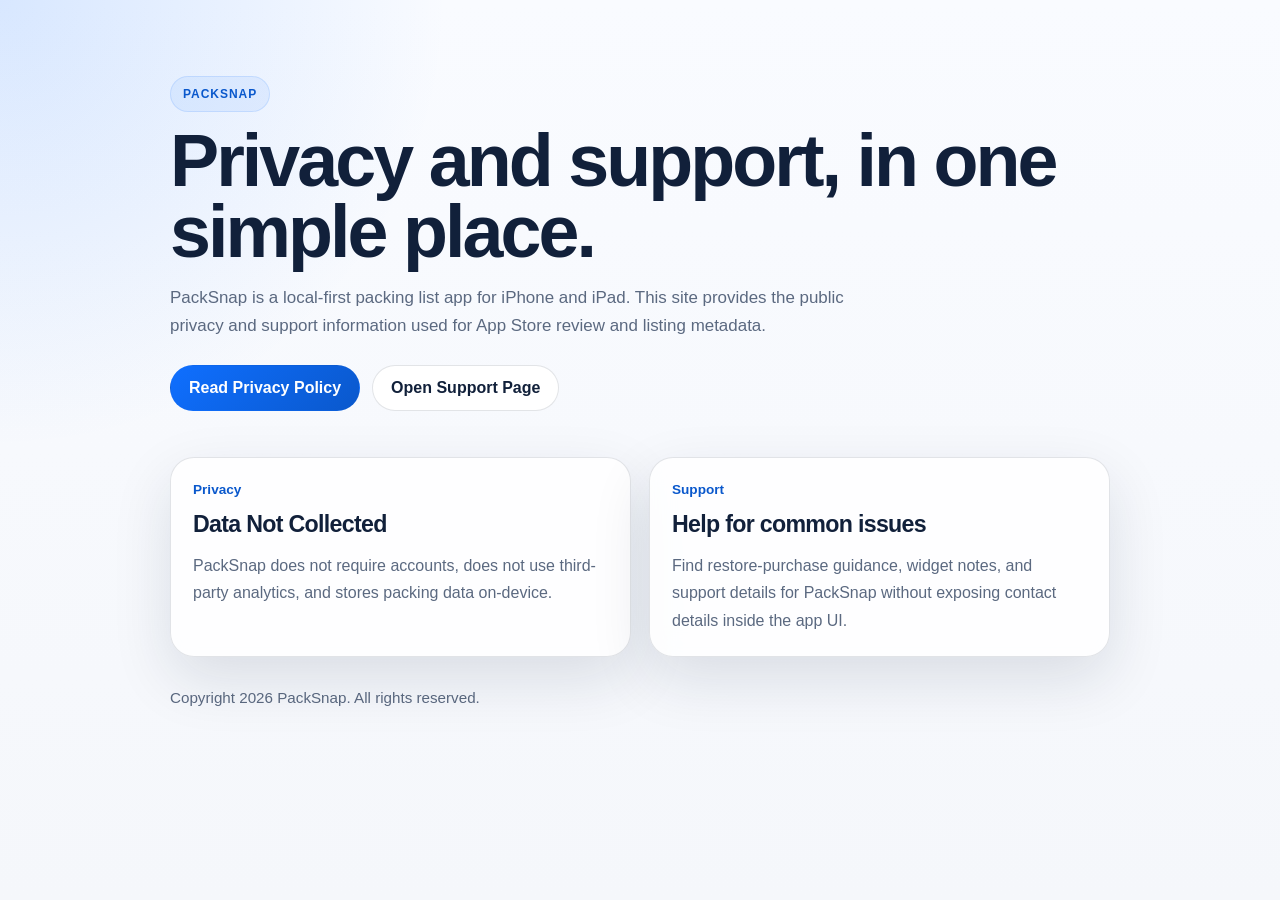
<file: index.html>
<!DOCTYPE html>
<html lang="en">
<head>
  <meta charset="utf-8">
  <meta name="viewport" content="width=device-width, initial-scale=1">
  <title>PackSnap | Privacy and Support</title>
  <meta name="description" content="Official PackSnap privacy and support pages for App Store review and public reference.">
  <link rel="stylesheet" href="./styles.css">
</head>
<body>
  <main class="page">
    <section class="hero">
      <p class="eyebrow">PackSnap</p>
      <h1>Privacy and support, in one simple place.</h1>
      <p class="hero-copy">
        PackSnap is a local-first packing list app for iPhone and iPad. This site provides the public
        privacy and support information used for App Store review and listing metadata.
      </p>
      <div class="button-row">
        <a class="button primary" href="./privacy.html">Read Privacy Policy</a>
        <a class="button secondary" href="./support.html">Open Support Page</a>
      </div>
    </section>

    <section class="card-grid" aria-label="PackSnap public information">
      <a class="card" href="./privacy.html">
        <div class="label">Privacy</div>
        <h2>Data Not Collected</h2>
        <p>
          PackSnap does not require accounts, does not use third-party analytics, and stores packing data
          on-device.
        </p>
      </a>

      <a class="card" href="./support.html">
        <div class="label">Support</div>
        <h2>Help for common issues</h2>
        <p>
          Find restore-purchase guidance, widget notes, and support details for PackSnap without exposing
          contact details inside the app UI.
        </p>
      </a>
    </section>

    <p class="footer small">
      Copyright 2026 PackSnap. All rights reserved.
    </p>
  </main>
</body>
</html>
</file>
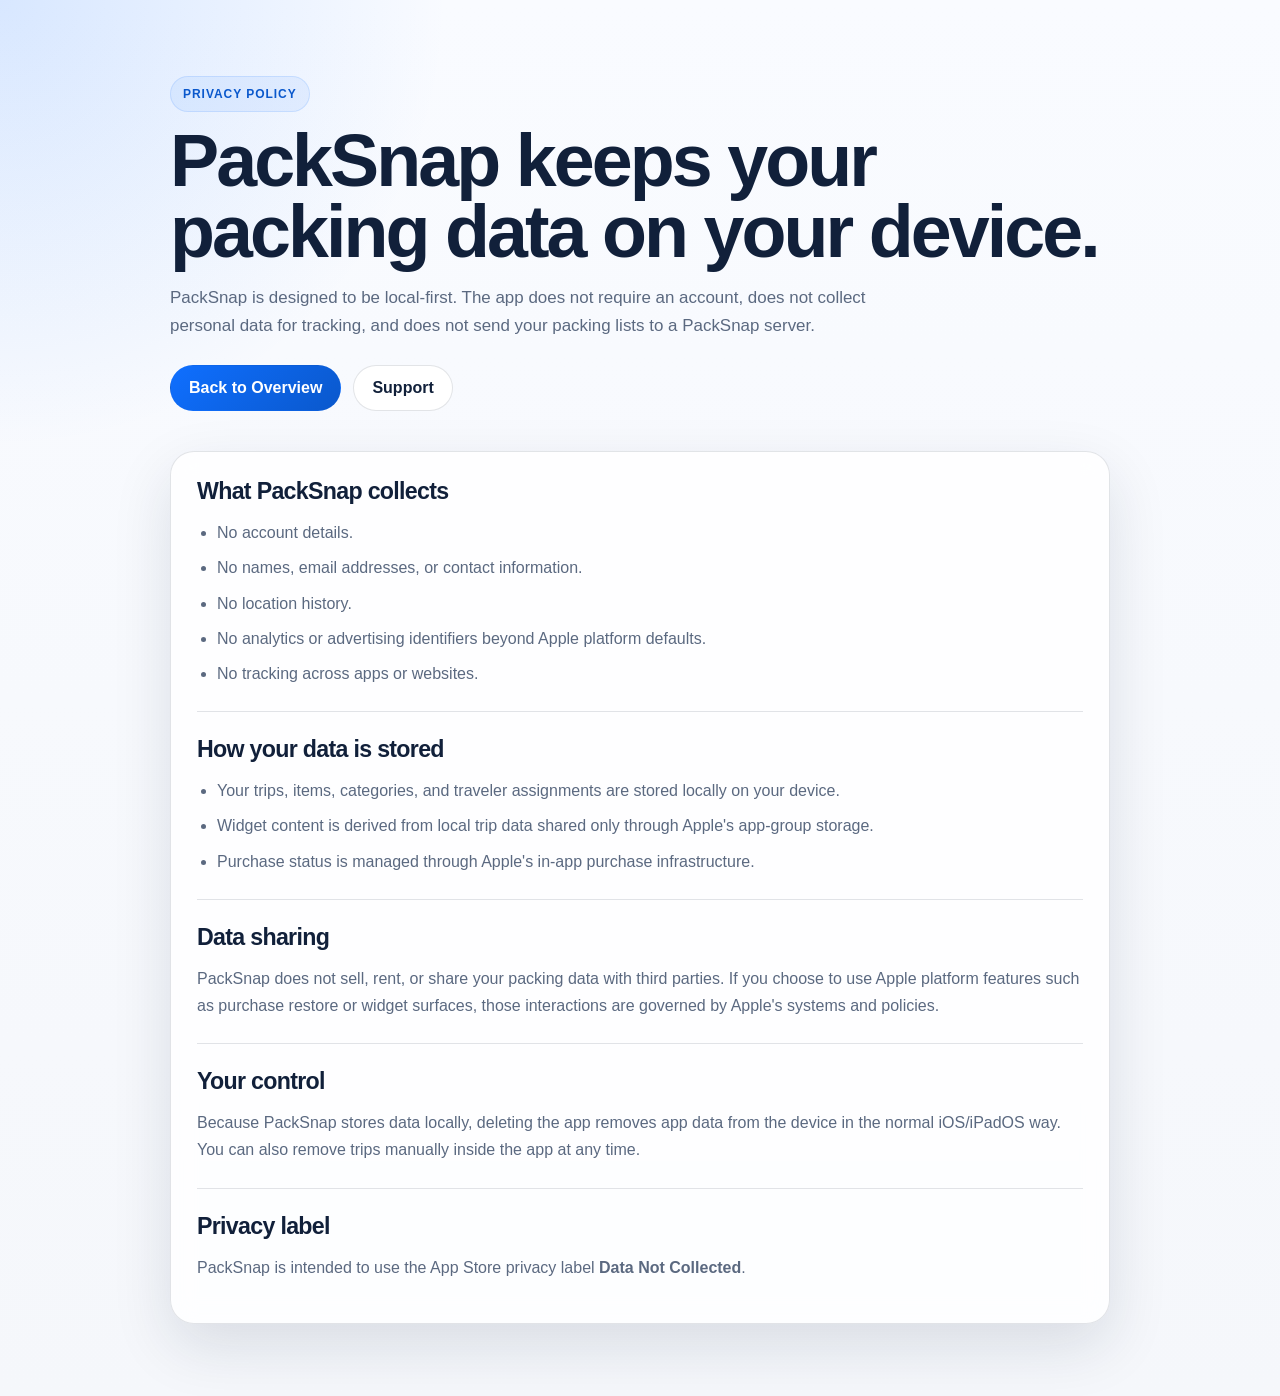
<file: privacy.html>
<!DOCTYPE html>
<html lang="en">
<head>
  <meta charset="utf-8">
  <meta name="viewport" content="width=device-width, initial-scale=1">
  <title>PackSnap Privacy Policy</title>
  <meta name="description" content="PackSnap privacy policy.">
  <link rel="stylesheet" href="./styles.css">
</head>
<body>
  <main class="page">
    <section class="hero">
      <p class="eyebrow">Privacy Policy</p>
      <h1>PackSnap keeps your packing data on your device.</h1>
      <p class="hero-copy">
        PackSnap is designed to be local-first. The app does not require an account, does not collect personal
        data for tracking, and does not send your packing lists to a PackSnap server.
      </p>
      <div class="button-row">
        <a class="button primary" href="./index.html">Back to Overview</a>
        <a class="button secondary" href="./support.html">Support</a>
      </div>
    </section>

    <section class="content-card">
      <div class="section">
        <h2>What PackSnap collects</h2>
        <ul>
          <li>No account details.</li>
          <li>No names, email addresses, or contact information.</li>
          <li>No location history.</li>
          <li>No analytics or advertising identifiers beyond Apple platform defaults.</li>
          <li>No tracking across apps or websites.</li>
        </ul>
      </div>

      <div class="section">
        <h2>How your data is stored</h2>
        <ul>
          <li>Your trips, items, categories, and traveler assignments are stored locally on your device.</li>
          <li>Widget content is derived from local trip data shared only through Apple's app-group storage.</li>
          <li>Purchase status is managed through Apple's in-app purchase infrastructure.</li>
        </ul>
      </div>

      <div class="section">
        <h2>Data sharing</h2>
        <p>
          PackSnap does not sell, rent, or share your packing data with third parties. If you choose to use
          Apple platform features such as purchase restore or widget surfaces, those interactions are governed by
          Apple's systems and policies.
        </p>
      </div>

      <div class="section">
        <h2>Your control</h2>
        <p>
          Because PackSnap stores data locally, deleting the app removes app data from the device in the normal
          iOS/iPadOS way. You can also remove trips manually inside the app at any time.
        </p>
      </div>

      <div class="section">
        <h2>Privacy label</h2>
        <p>
          PackSnap is intended to use the App Store privacy label <strong>Data Not Collected</strong>.
        </p>
      </div>
    </section>
  </main>
</body>
</html>
</file>
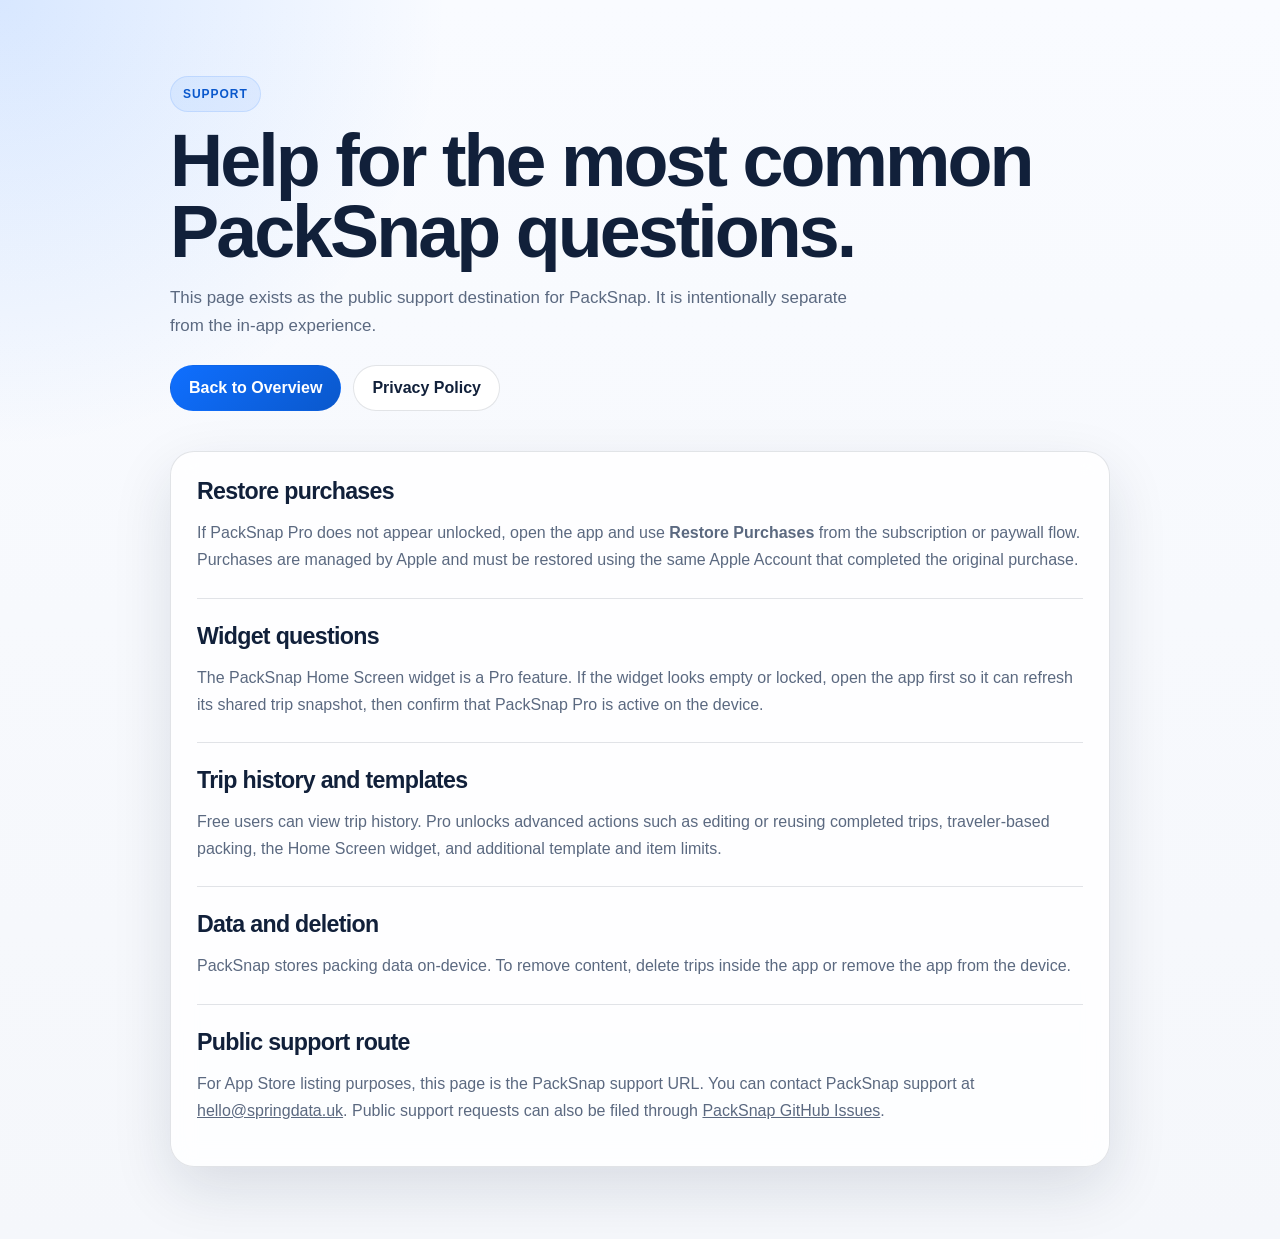
<file: support.html>
<!DOCTYPE html>
<html lang="en">
<head>
  <meta charset="utf-8">
  <meta name="viewport" content="width=device-width, initial-scale=1">
  <title>PackSnap Support</title>
  <meta name="description" content="PackSnap support information for App Store listing and review.">
  <link rel="stylesheet" href="./styles.css">
</head>
<body>
  <main class="page">
    <section class="hero">
      <p class="eyebrow">Support</p>
      <h1>Help for the most common PackSnap questions.</h1>
      <p class="hero-copy">
        This page exists as the public support destination for PackSnap. It is intentionally separate from the
        in-app experience.
      </p>
      <div class="button-row">
        <a class="button primary" href="./index.html">Back to Overview</a>
        <a class="button secondary" href="./privacy.html">Privacy Policy</a>
      </div>
    </section>

    <section class="content-card">
      <div class="section">
        <h2>Restore purchases</h2>
        <p>
          If PackSnap Pro does not appear unlocked, open the app and use <strong>Restore Purchases</strong> from
          the subscription or paywall flow. Purchases are managed by Apple and must be restored using the same
          Apple Account that completed the original purchase.
        </p>
      </div>

      <div class="section">
        <h2>Widget questions</h2>
        <p>
          The PackSnap Home Screen widget is a Pro feature. If the widget looks empty or locked, open the app
          first so it can refresh its shared trip snapshot, then confirm that PackSnap Pro is active on the
          device.
        </p>
      </div>

      <div class="section">
        <h2>Trip history and templates</h2>
        <p>
          Free users can view trip history. Pro unlocks advanced actions such as editing or reusing completed
          trips, traveler-based packing, the Home Screen widget, and additional template and item limits.
        </p>
      </div>

      <div class="section">
        <h2>Data and deletion</h2>
        <p>
          PackSnap stores packing data on-device. To remove content, delete trips inside the app or remove the
          app from the device.
        </p>
      </div>

      <div class="section">
        <h2>Public support route</h2>
        <p>
          For App Store listing purposes, this page is the PackSnap support URL. You can contact PackSnap support
          at <a href="mailto:hello@springdata.uk">hello@springdata.uk</a>. Public support requests can also be
          filed through <a href="https://github.com/springdatauk/packsnap-pages/issues">PackSnap GitHub Issues</a>.
        </p>
      </div>
    </section>
  </main>
</body>
</html>
</file>
<file: styles.css>
:root {
  --bg: #f5f7fb;
  --surface: rgba(255, 255, 255, 0.82);
  --surface-strong: #ffffff;
  --text: #11203a;
  --muted: #5b6980;
  --line: rgba(17, 32, 58, 0.12);
  --accent: #0f6fff;
  --accent-strong: #0a58cc;
  --shadow: 0 22px 60px rgba(17, 32, 58, 0.12);
}

* {
  box-sizing: border-box;
}

html {
  color-scheme: light;
}

body {
  margin: 0;
  min-height: 100vh;
  font-family: "Avenir Next", "Segoe UI", sans-serif;
  color: var(--text);
  background:
    radial-gradient(circle at top left, rgba(15, 111, 255, 0.14), transparent 28rem),
    linear-gradient(180deg, #f9fbff 0%, var(--bg) 100%);
}

a {
  color: inherit;
}

.page {
  max-width: 980px;
  margin: 0 auto;
  padding: 48px 20px 72px;
}

.hero {
  padding: 28px 0 18px;
}

.eyebrow {
  display: inline-block;
  margin: 0 0 14px;
  padding: 7px 12px;
  border: 1px solid rgba(15, 111, 255, 0.12);
  border-radius: 999px;
  font-size: 12px;
  font-weight: 700;
  letter-spacing: 0.08em;
  text-transform: uppercase;
  color: var(--accent-strong);
  background: rgba(15, 111, 255, 0.07);
}

h1 {
  margin: 0;
  font-size: clamp(2.4rem, 6vw, 4.6rem);
  line-height: 0.96;
  letter-spacing: -0.04em;
}

h2 {
  margin: 0 0 14px;
  font-size: 1.45rem;
  letter-spacing: -0.03em;
}

h3 {
  margin: 0 0 10px;
  font-size: 1.05rem;
}

p {
  margin: 0 0 16px;
  color: var(--muted);
  line-height: 1.7;
}

.hero-copy {
  max-width: 700px;
  margin-top: 16px;
  font-size: 1.06rem;
}

.card-grid {
  display: grid;
  grid-template-columns: repeat(auto-fit, minmax(260px, 1fr));
  gap: 18px;
  margin-top: 28px;
}

.card,
.content-card {
  border: 1px solid var(--line);
  border-radius: 24px;
  background: var(--surface);
  backdrop-filter: blur(12px);
  box-shadow: var(--shadow);
}

.card {
  display: block;
  padding: 22px;
  text-decoration: none;
  transition: transform 160ms ease, border-color 160ms ease, box-shadow 160ms ease;
}

.card:hover {
  transform: translateY(-2px);
  border-color: rgba(15, 111, 255, 0.28);
  box-shadow: 0 24px 60px rgba(17, 32, 58, 0.16);
}

.card .label {
  display: inline-flex;
  align-items: center;
  gap: 8px;
  margin-bottom: 14px;
  color: var(--accent-strong);
  font-size: 0.85rem;
  font-weight: 700;
}

.card p:last-child {
  margin-bottom: 0;
}

.content-card {
  padding: 26px;
  margin-top: 22px;
}

.section + .section {
  margin-top: 24px;
  padding-top: 24px;
  border-top: 1px solid var(--line);
}

ul {
  margin: 0;
  padding-left: 20px;
  color: var(--muted);
  line-height: 1.7;
}

li + li {
  margin-top: 8px;
}

.button-row {
  display: flex;
  flex-wrap: wrap;
  gap: 12px;
  margin-top: 24px;
}

.button {
  display: inline-flex;
  align-items: center;
  justify-content: center;
  min-height: 46px;
  padding: 0 18px;
  border-radius: 999px;
  border: 1px solid transparent;
  text-decoration: none;
  font-weight: 700;
}

.button.primary {
  color: white;
  background: linear-gradient(135deg, var(--accent) 0%, var(--accent-strong) 100%);
}

.button.secondary {
  border-color: var(--line);
  background: var(--surface-strong);
}

.footer {
  margin-top: 28px;
  color: var(--muted);
  font-size: 0.95rem;
}

.small {
  font-size: 0.95rem;
}

@media (max-width: 640px) {
  .page {
    padding-top: 32px;
    padding-bottom: 48px;
  }

  .content-card,
  .card {
    border-radius: 20px;
  }
}
</file>
